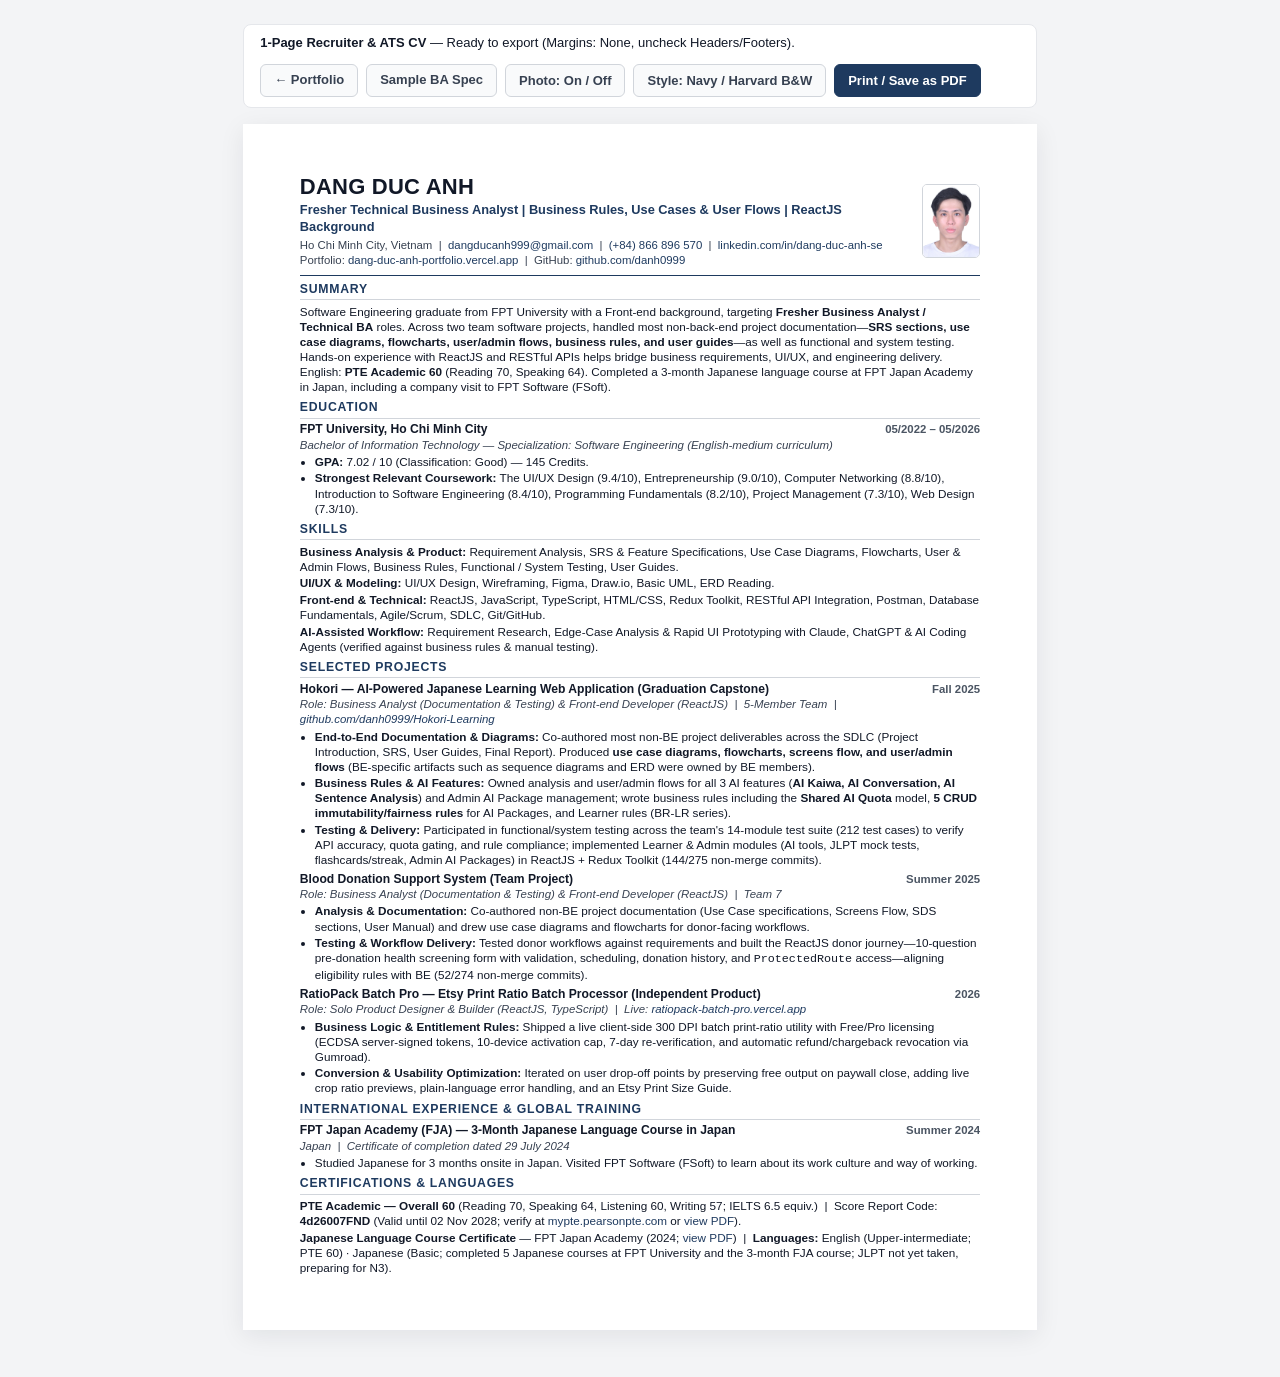
<file: cv.html>
<!DOCTYPE html>
<html lang="en">
<head>
  <meta charset="UTF-8" />
  <meta name="viewport" content="width=device-width, initial-scale=1.0" />
  <title>Dang Duc Anh — Technical Business Analyst (Fresher) CV</title>
  <style>
    /* ATS-Friendly Single-Column Resume Stylesheet (A4 1-Page Print Optimized) */
    @page {
      size: A4;
      margin: 7.5mm 10.5mm;
    }

    *, *::before, *::after {
      box-sizing: border-box;
    }

    body {
      margin: 0;
      padding: 24px 16px 48px;
      background: #f3f4f6;
      color: #111827;
      font-family: 'Segoe UI', Arial, Helvetica, sans-serif;
      font-size: 8.8pt;
      line-height: 1.29;
      -webkit-font-smoothing: antialiased;
    }

    /* Screen-only toolbar */
    .toolbar {
      max-width: 210mm;
      margin: 0 auto 16px;
      display: flex;
      flex-wrap: wrap;
      justify-content: space-between;
      align-items: center;
      gap: 12px;
      background: #ffffff;
      border: 1px solid #e5e7eb;
      border-radius: 8px;
      padding: 10px 16px;
      font-size: 13px;
    }

    .toolbar-actions {
      display: flex;
      flex-wrap: wrap;
      gap: 8px;
    }

    .toolbar a,
    .toolbar button {
      font-family: inherit;
      font-size: 13px;
      font-weight: 600;
      padding: 7px 13px;
      border-radius: 6px;
      text-decoration: none;
      cursor: pointer;
    }

    .btn-back,
    .btn-toggle {
      color: #374151;
      background: #f9fafb;
      border: 1px solid #d1d5db;
    }

    .btn-toggle:hover,
    .btn-back:hover {
      border-color: #1e3a5f;
      color: #1e3a5f;
    }

    .btn-print {
      color: #ffffff;
      background: #1e3a5f;
      border: 1px solid #1e3a5f;
    }

    .btn-print:hover {
      background: #152b47;
    }

    /* Resume Sheet */
    .cv-sheet {
      max-width: 210mm;
      min-height: 297mm;
      margin: 0 auto;
      background: #ffffff;
      padding: 13mm 15mm;
      box-shadow: 0 6px 24px rgba(17, 24, 39, 0.08);
    }

    .cv-header {
      display: flex;
      justify-content: space-between;
      align-items: center;
      gap: 14px;
      border-bottom: 1.5px solid #1e3a5f;
      padding-bottom: 6px;
      margin-bottom: 6px;
    }

    .cv-header-main {
      flex: 1;
      min-width: 0;
    }

    .cv-avatar {
      width: 58px;
      height: 74px;
      object-fit: cover;
      object-position: center 18%;
      border-radius: 5px;
      border: 1px solid #d1d5db;
      flex-shrink: 0;
    }

    body.hide-photo .cv-avatar {
      display: none;
    }

    .cv-name {
      margin: 0;
      font-size: 16.5pt;
      font-weight: 700;
      letter-spacing: 0.01em;
      color: #111827;
    }

    .cv-headline {
      margin: 1px 0 3px;
      font-size: 9.6pt;
      font-weight: 600;
      color: #1e3a5f;
    }

    .cv-contact {
      margin: 0;
      font-size: 8.55pt;
      color: #374151;
      line-height: 1.35;
    }

    .cv-contact a {
      color: #1e3a5f;
      text-decoration: none;
    }

    .cv-contact a:hover {
      text-decoration: underline;
    }

    section {
      margin-bottom: 6px;
    }

    h2 {
      font-size: 9.2pt;
      font-weight: 700;
      text-transform: uppercase;
      letter-spacing: 0.06em;
      color: #1e3a5f;
      border-bottom: 1px solid #d1d5db;
      padding-bottom: 1.5px;
      margin: 0 0 3.5px;
    }

    p {
      margin: 0 0 3px;
    }

    .entry {
      margin-bottom: 4.5px;
    }

    .entry:last-child {
      margin-bottom: 0;
    }

    .entry-top {
      display: flex;
      justify-content: space-between;
      align-items: baseline;
      gap: 12px;
    }

    .entry-title {
      font-weight: 700;
      color: #111827;
      font-size: 9.1pt;
    }

    .entry-date {
      font-size: 8.55pt;
      color: #4b5563;
      white-space: nowrap;
      font-weight: 600;
    }

    .entry-sub {
      font-size: 8.6pt;
      color: #374151;
      font-style: italic;
      margin-bottom: 1.5px;
    }

    .entry-sub a,
    .skills-list a {
      color: #1e3a5f;
      text-decoration: none;
    }

    ul {
      margin: 1.5px 0 0;
      padding-left: 15px;
    }

    li {
      margin-bottom: 1.2px;
    }

    .skills-list {
      list-style: none;
      padding-left: 0;
      margin: 0;
    }

    .skills-list li {
      margin-bottom: 1.5px;
    }

    body.bw-mode .cv-header {
      border-bottom-color: #111827;
    }
    body.bw-mode .cv-headline,
    body.bw-mode h2,
    body.bw-mode .cv-contact a,
    body.bw-mode .entry-sub a,
    body.bw-mode .skills-list a {
      color: #111827;
    }
    body.bw-mode h2 {
      border-bottom-color: #111827;
    }

    @media print {
      body {
        background: #ffffff;
        padding: 0;
      }
      .toolbar {
        display: none !important;
      }
      .cv-sheet {
        box-shadow: none;
        padding: 0;
        margin: 0;
        max-width: none;
        min-height: auto;
      }
    }
  </style>
</head>
<body>
  <div class="toolbar">
    <span><strong>1-Page Recruiter &amp; ATS CV</strong> &mdash; Ready to export (Margins: None, uncheck Headers/Footers).</span>
    <div class="toolbar-actions">
      <a href="index.html" class="btn-back">&larr; Portfolio</a>
      <a href="hokori-ba-spec.html" class="btn-back">Sample BA Spec</a>
      <button type="button" class="btn-toggle" onclick="document.body.classList.toggle('hide-photo')">Photo: On / Off</button>
      <button type="button" class="btn-toggle" onclick="document.body.classList.toggle('bw-mode')">Style: Navy / Harvard B&amp;W</button>
      <button type="button" class="btn-print" onclick="window.print()">Print / Save as PDF</button>
    </div>
  </div>

  <main class="cv-sheet">
    <!-- Header -->
    <header class="cv-header">
      <div class="cv-header-main">
        <h1 class="cv-name">DANG DUC ANH</h1>
        <p class="cv-headline">Fresher Technical Business Analyst | Business Rules, Use Cases &amp; User Flows | ReactJS Background</p>
        <p class="cv-contact">
          Ho Chi Minh City, Vietnam &nbsp;|&nbsp;
          <a href="mailto:dangducanh999@gmail.com">dangducanh999@gmail.com</a> &nbsp;|&nbsp;
          <a href="tel:+84866896570">(+84) 866 896 570</a> &nbsp;|&nbsp;
          <a href="https://www.linkedin.com/in/dang-duc-anh-se/">linkedin.com/in/dang-duc-anh-se</a><br />
          Portfolio: <a href="https://dang-duc-anh-portfolio.vercel.app">dang-duc-anh-portfolio.vercel.app</a> &nbsp;|&nbsp;
          GitHub: <a href="https://github.com/danh0999">github.com/danh0999</a>
        </p>
      </div>
      <img src="assets/avatar.jpg" alt="Dang Duc Anh portrait" class="cv-avatar" />
    </header>

    <!-- Professional Summary -->
    <section>
      <h2>Summary</h2>
      <p>
        Software Engineering graduate from FPT University with a Front-end background, targeting
        <strong>Fresher Business Analyst / Technical BA</strong> roles. Across two team software projects, handled most
        non-back-end project documentation&mdash;<strong>SRS sections, use case diagrams, flowcharts, user/admin flows,
        business rules, and user guides</strong>&mdash;as well as functional and system testing. Hands-on experience with
        ReactJS and RESTful APIs helps bridge business requirements, UI/UX, and engineering delivery. English:
        <strong>PTE Academic 60</strong> (Reading 70, Speaking 64). Completed a 3-month Japanese language course at FPT
        Japan Academy in Japan, including a company visit to FPT Software (FSoft).
      </p>
    </section>

    <!-- Education -->
    <section>
      <h2>Education</h2>
      <div class="entry">
        <div class="entry-top">
          <span class="entry-title">FPT University, Ho Chi Minh City</span>
          <span class="entry-date">05/2022 &ndash; 05/2026</span>
        </div>
        <div class="entry-sub">Bachelor of Information Technology &mdash; Specialization: Software Engineering (English-medium curriculum)</div>
        <ul>
          <li><strong>GPA:</strong> 7.02 / 10 (Classification: Good) &mdash; 145 Credits.</li>
          <li><strong>Strongest Relevant Coursework:</strong> The UI/UX Design (9.4/10), Entrepreneurship (9.0/10), Computer Networking (8.8/10), Introduction to Software Engineering (8.4/10), Programming Fundamentals (8.2/10), Project Management (7.3/10), Web Design (7.3/10).</li>
        </ul>
      </div>
    </section>

    <!-- Skills -->
    <section>
      <h2>Skills</h2>
      <ul class="skills-list">
        <li><strong>Business Analysis &amp; Product:</strong> Requirement Analysis, SRS &amp; Feature Specifications, Use Case Diagrams, Flowcharts, User &amp; Admin Flows, Business Rules, Functional / System Testing, User Guides.</li>
        <li><strong>UI/UX &amp; Modeling:</strong> UI/UX Design, Wireframing, Figma, Draw.io, Basic UML, ERD Reading.</li>
        <li><strong>Front-end &amp; Technical:</strong> ReactJS, JavaScript, TypeScript, HTML/CSS, Redux Toolkit, RESTful API Integration, Postman, Database Fundamentals, Agile/Scrum, SDLC, Git/GitHub.</li>
        <li><strong>AI-Assisted Workflow:</strong> Requirement Research, Edge-Case Analysis &amp; Rapid UI Prototyping with Claude, ChatGPT &amp; AI Coding Agents (verified against business rules &amp; manual testing).</li>
      </ul>
    </section>

    <!-- Selected Projects -->
    <section>
      <h2>Selected Projects</h2>

      <div class="entry">
        <div class="entry-top">
          <span class="entry-title">Hokori &mdash; AI-Powered Japanese Learning Web Application (Graduation Capstone)</span>
          <span class="entry-date">Fall 2025</span>
        </div>
        <div class="entry-sub">Role: Business Analyst (Documentation &amp; Testing) &amp; Front-end Developer (ReactJS) &nbsp;|&nbsp; 5-Member Team &nbsp;|&nbsp; <a href="https://github.com/danh0999/Hokori-Learning">github.com/danh0999/Hokori-Learning</a></div>
        <ul>
          <li><strong>End-to-End Documentation &amp; Diagrams:</strong> Co-authored most non-BE project deliverables across the SDLC (Project Introduction, SRS, User Guides, Final Report). Produced <strong>use case diagrams, flowcharts, screens flow, and user/admin flows</strong> (BE-specific artifacts such as sequence diagrams and ERD were owned by BE members).</li>
          <li><strong>Business Rules &amp; AI Features:</strong> Owned analysis and user/admin flows for all 3 AI features (<strong>AI Kaiwa, AI Conversation, AI Sentence Analysis</strong>) and Admin AI Package management; wrote business rules including the <strong>Shared AI Quota</strong> model, <strong>5 CRUD immutability/fairness rules</strong> for AI Packages, and Learner rules (BR-LR series).</li>
          <li><strong>Testing &amp; Delivery:</strong> Participated in functional/system testing across the team's 14-module test suite (212 test cases) to verify API accuracy, quota gating, and rule compliance; implemented Learner &amp; Admin modules (AI tools, JLPT mock tests, flashcards/streak, Admin AI Packages) in ReactJS + Redux Toolkit (144/275 non-merge commits).</li>
        </ul>
      </div>

      <div class="entry">
        <div class="entry-top">
          <span class="entry-title">Blood Donation Support System (Team Project)</span>
          <span class="entry-date">Summer 2025</span>
        </div>
        <div class="entry-sub">Role: Business Analyst (Documentation &amp; Testing) &amp; Front-end Developer (ReactJS) &nbsp;|&nbsp; Team 7</div>
        <ul>
          <li><strong>Analysis &amp; Documentation:</strong> Co-authored non-BE project documentation (Use Case specifications, Screens Flow, SDS sections, User Manual) and drew use case diagrams and flowcharts for donor-facing workflows.</li>
          <li><strong>Testing &amp; Workflow Delivery:</strong> Tested donor workflows against requirements and built the ReactJS donor journey&mdash;10-question pre-donation health screening form with validation, scheduling, donation history, and <code>ProtectedRoute</code> access&mdash;aligning eligibility rules with BE (52/274 non-merge commits).</li>
        </ul>
      </div>

      <div class="entry">
        <div class="entry-top">
          <span class="entry-title">RatioPack Batch Pro &mdash; Etsy Print Ratio Batch Processor (Independent Product)</span>
          <span class="entry-date">2026</span>
        </div>
        <div class="entry-sub">Role: Solo Product Designer &amp; Builder (ReactJS, TypeScript) &nbsp;|&nbsp; Live: <a href="https://ratiopack-batch-pro.vercel.app/">ratiopack-batch-pro.vercel.app</a></div>
        <ul>
          <li><strong>Business Logic &amp; Entitlement Rules:</strong> Shipped a live client-side 300 DPI batch print-ratio utility with Free/Pro licensing (ECDSA server-signed tokens, 10-device activation cap, 7-day re-verification, and automatic refund/chargeback revocation via Gumroad).</li>
          <li><strong>Conversion &amp; Usability Optimization:</strong> Iterated on user drop-off points by preserving free output on paywall close, adding live crop ratio previews, plain-language error handling, and an Etsy Print Size Guide.</li>
        </ul>
      </div>
    </section>

    <!-- International Experience -->
    <section>
      <h2>International Experience &amp; Global Training</h2>
      <div class="entry">
        <div class="entry-top">
          <span class="entry-title">FPT Japan Academy (FJA) &mdash; 3-Month Japanese Language Course in Japan</span>
          <span class="entry-date">Summer 2024</span>
        </div>
        <div class="entry-sub">Japan &nbsp;|&nbsp; Certificate of completion dated 29 July 2024</div>
        <ul>
          <li>Studied Japanese for 3 months onsite in Japan. Visited FPT Software (FSoft) to learn about its work culture and way of working.</li>
        </ul>
      </div>
    </section>

    <!-- Certifications & Languages -->
    <section>
      <h2>Certifications &amp; Languages</h2>
      <ul class="skills-list">
        <li><strong>PTE Academic &mdash; Overall 60</strong> (Reading 70, Speaking 64, Listening 60, Writing 57; IELTS 6.5 equiv.) &nbsp;|&nbsp; Score Report Code: <strong>4d26007FND</strong> (Valid until 02 Nov 2028; verify at <a href="https://mypte.pearsonpte.com">mypte.pearsonpte.com</a> or <a href="https://dang-duc-anh-portfolio.vercel.app/assets/pte-score-report.pdf">view PDF</a>).</li>
        <li><strong>Japanese Language Course Certificate</strong> &mdash; FPT Japan Academy (2024; <a href="https://dang-duc-anh-portfolio.vercel.app/assets/fja-certificate.pdf">view PDF</a>) &nbsp;|&nbsp; <strong>Languages:</strong> English (Upper-intermediate; PTE 60) &middot; Japanese (Basic; completed 5 Japanese courses at FPT University and the 3-month FJA course; JLPT not yet taken, preparing for N3).</li>
      </ul>
    </section>
  </main>
</body>
</html>
</file>
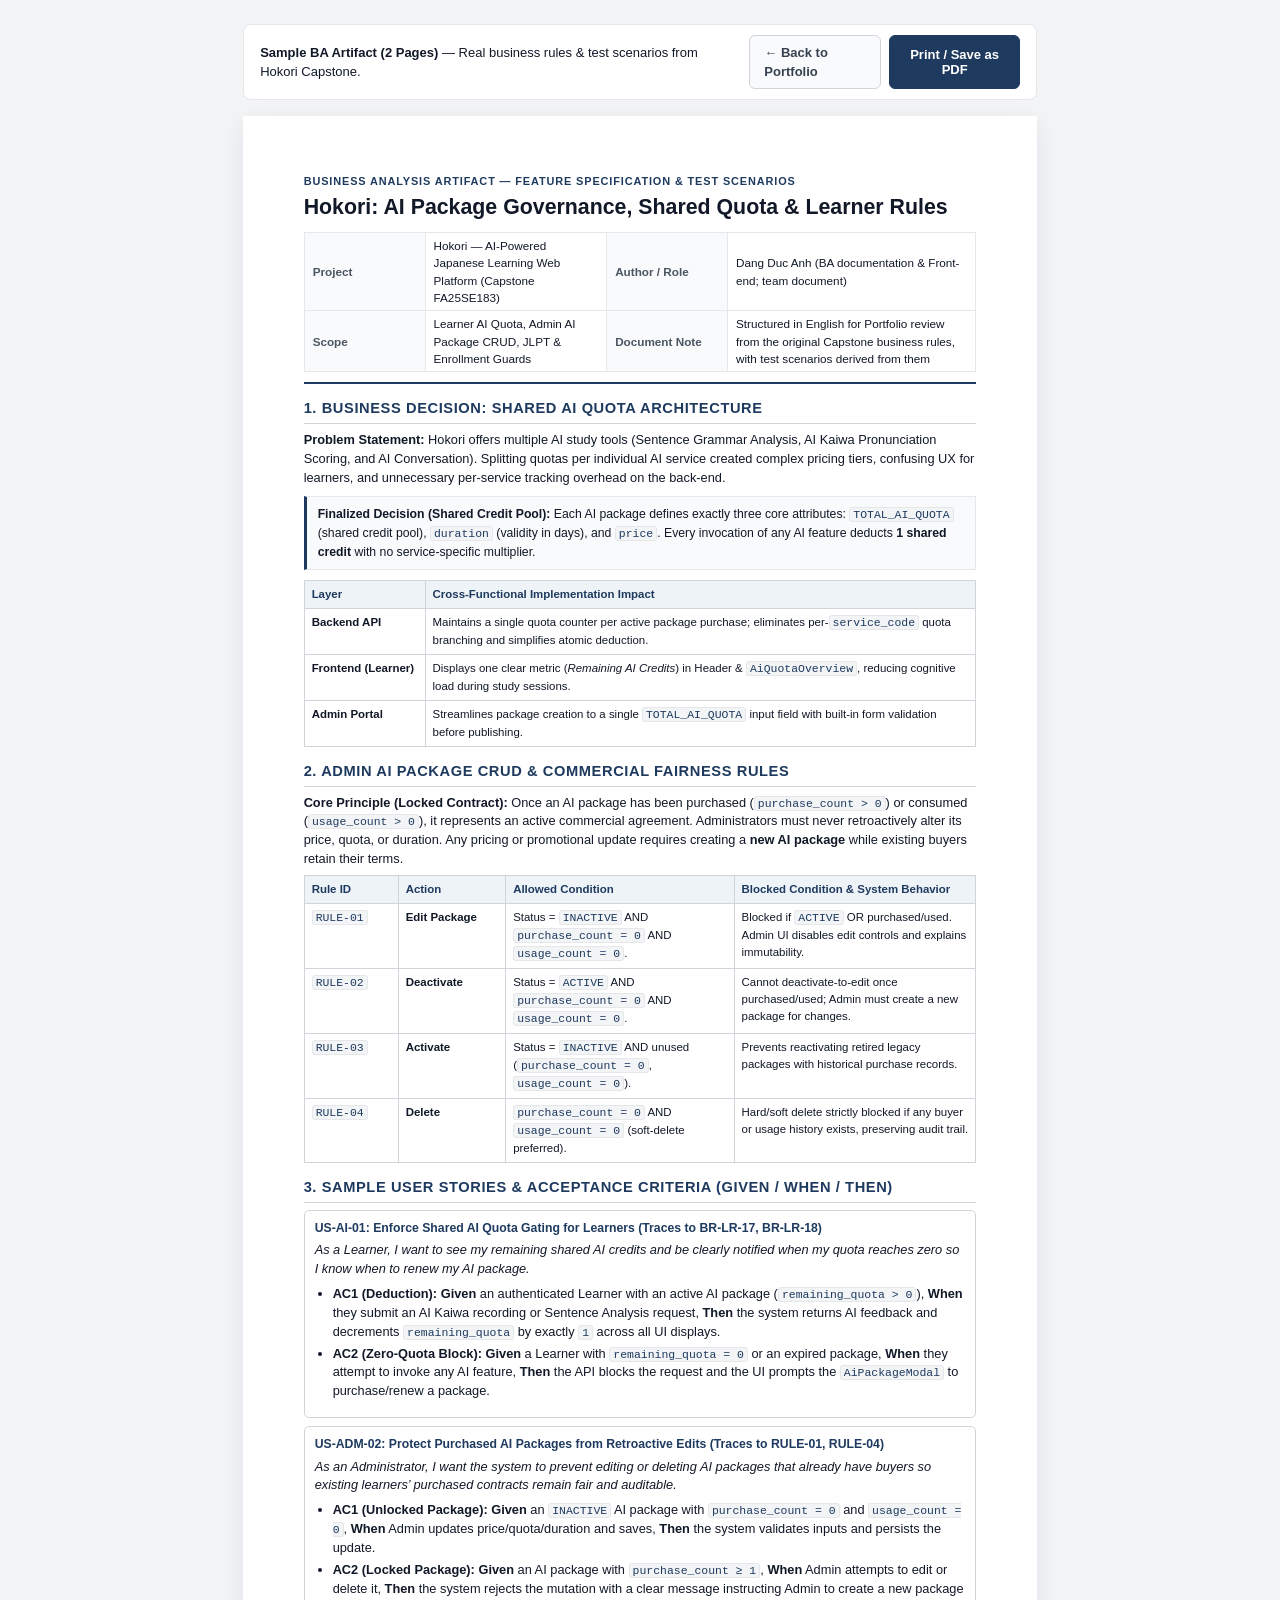
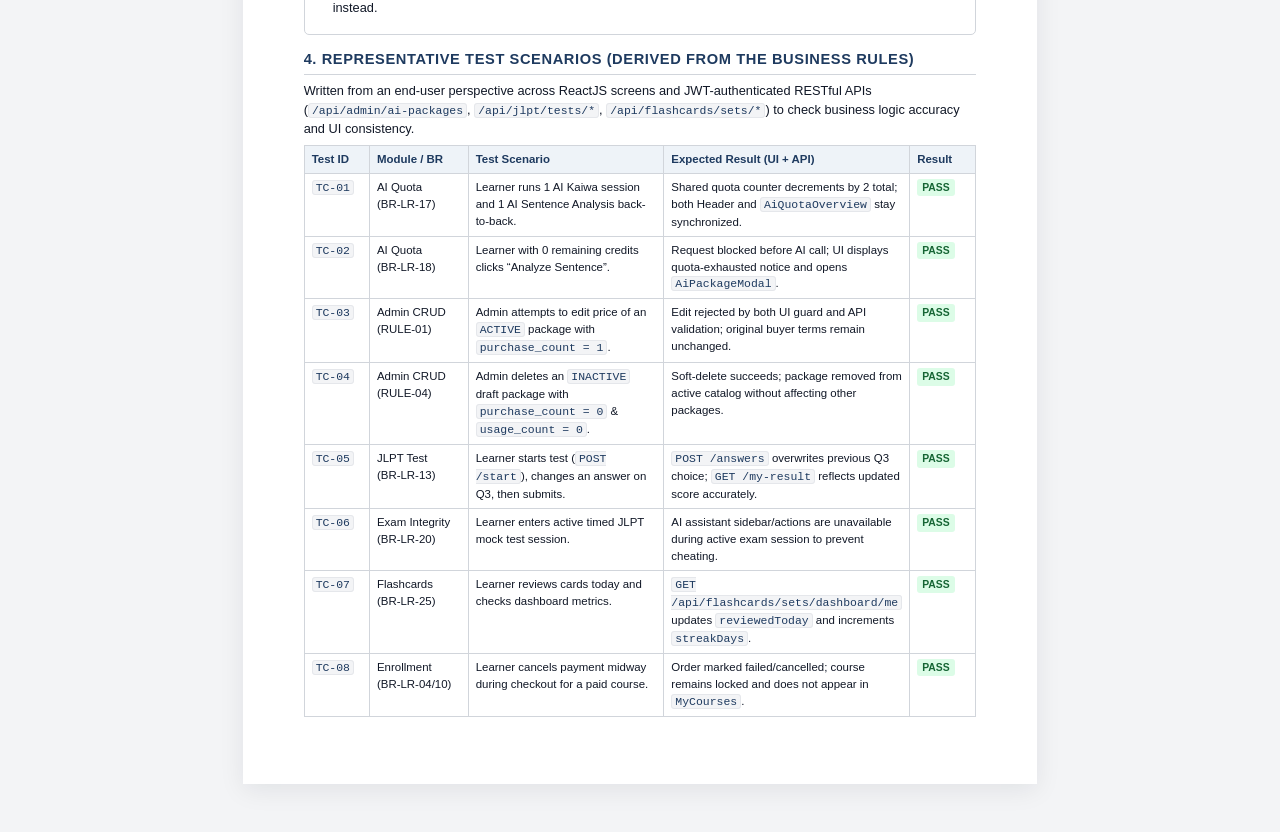
<file: hokori-ba-spec.html>
﻿<!DOCTYPE html>
<html lang="en">
<head>
  <meta charset="UTF-8" />
  <meta name="viewport" content="width=device-width, initial-scale=1.0" />
  <title>Hokori — Sample Business Analysis Specification &amp; Test Scenarios | Dang Duc Anh</title>
  <style>
    @page {
      size: A4;
      margin: 12mm 14mm;
    }

    *, *::before, *::after {
      box-sizing: border-box;
    }

    body {
      margin: 0;
      padding: 24px 16px 48px;
      background: #f3f4f6;
      color: #111827;
      font-family: 'Segoe UI', Arial, Helvetica, sans-serif;
      font-size: 9.6pt;
      line-height: 1.48;
      -webkit-font-smoothing: antialiased;
    }

    .toolbar {
      max-width: 210mm;
      margin: 0 auto 16px;
      display: flex;
      justify-content: space-between;
      align-items: center;
      gap: 12px;
      background: #ffffff;
      border: 1px solid #e5e7eb;
      border-radius: 8px;
      padding: 10px 16px;
      font-size: 13px;
    }

    .toolbar-actions {
      display: flex;
      gap: 8px;
    }

    .toolbar a,
    .toolbar button {
      font-family: inherit;
      font-size: 13px;
      font-weight: 600;
      padding: 7px 14px;
      border-radius: 6px;
      text-decoration: none;
      cursor: pointer;
    }

    .btn-back {
      color: #374151;
      background: #f9fafb;
      border: 1px solid #d1d5db;
    }

    .btn-print {
      color: #ffffff;
      background: #1e3a5f;
      border: 1px solid #1e3a5f;
    }

    .doc-sheet {
      max-width: 210mm;
      margin: 0 auto;
      background: #ffffff;
      padding: 15mm 16mm;
      box-shadow: 0 6px 24px rgba(17, 24, 39, 0.08);
    }

    .doc-header {
      border-bottom: 2px solid #1e3a5f;
      padding-bottom: 10px;
      margin-bottom: 14px;
    }

    .doc-kicker {
      font-size: 8.2pt;
      font-weight: 700;
      text-transform: uppercase;
      letter-spacing: 0.08em;
      color: #1e3a5f;
      margin: 0 0 3px;
    }

    .doc-title {
      margin: 0 0 6px;
      font-size: 16pt;
      font-weight: 700;
      color: #111827;
    }

    .meta-table {
      width: 100%;
      border-collapse: collapse;
      font-size: 8.8pt;
      margin-top: 8px;
    }

    .meta-table td {
      border: 1px solid #e5e7eb;
      padding: 4px 8px;
    }

    .meta-label {
      background: #f9fafb;
      font-weight: 600;
      color: #4b5563;
      width: 18%;
    }

    h2 {
      font-size: 11pt;
      font-weight: 700;
      color: #1e3a5f;
      border-bottom: 1px solid #d1d5db;
      padding-bottom: 3px;
      margin: 14px 0 7px;
      text-transform: uppercase;
      letter-spacing: 0.04em;
    }

    h3 {
      font-size: 9.8pt;
      font-weight: 700;
      color: #111827;
      margin: 9px 0 4px;
    }

    p {
      margin: 0 0 6px;
    }

    ul {
      margin: 3px 0 8px;
      padding-left: 18px;
    }

    li {
      margin-bottom: 3px;
    }

    code {
      font-family: Consolas, 'Courier New', monospace;
      font-size: 8.6pt;
      background: #f3f4f6;
      border: 1px solid #e5e7eb;
      padding: 0 3px;
      border-radius: 3px;
      color: #1e3a5f;
    }

    .callout {
      background: #f8fafc;
      border-left: 3px solid #1e3a5f;
      border-top: 1px solid #e5e7eb;
      border-right: 1px solid #e5e7eb;
      border-bottom: 1px solid #e5e7eb;
      padding: 8px 11px;
      margin: 8px 0 10px;
      font-size: 9.2pt;
    }

    table.spec {
      width: 100%;
      border-collapse: collapse;
      font-size: 8.6pt;
      margin: 6px 0 10px;
    }

    table.spec th,
    table.spec td {
      border: 1px solid #d1d5db;
      padding: 5px 7px;
      text-align: left;
      vertical-align: top;
    }

    table.spec th {
      background: #eef3f8;
      color: #1e3a5f;
      font-weight: 700;
    }

    .story-box {
      border: 1px solid #d1d5db;
      border-radius: 5px;
      padding: 8px 10px;
      margin-bottom: 8px;
      background: #ffffff;
    }

    .story-head {
      font-weight: 700;
      color: #1e3a5f;
      margin-bottom: 4px;
      font-size: 9.2pt;
    }

    .page-break {
      page-break-before: always;
    }

    .badge-pass {
      display: inline-block;
      font-size: 7.8pt;
      font-weight: 700;
      color: #166534;
      background: #dcfce7;
      padding: 1px 5px;
      border-radius: 3px;
    }

    @media print {
      body {
        background: #ffffff;
        padding: 0;
      }
      .toolbar {
        display: none !important;
      }
      .doc-sheet {
        box-shadow: none;
        padding: 0;
        max-width: none;
      }
    }
  </style>
</head>
<body>
  <div class="toolbar">
    <span><strong>Sample BA Artifact (2 Pages)</strong> &mdash; Real business rules &amp; test scenarios from Hokori Capstone.</span>
    <div class="toolbar-actions">
      <a href="index.html#hokori" class="btn-back">&larr; Back to Portfolio</a>
      <button type="button" class="btn-print" onclick="window.print()">Print / Save as PDF</button>
    </div>
  </div>

  <main class="doc-sheet">
    <!-- Document Header -->
    <header class="doc-header">
      <p class="doc-kicker">Business Analysis Artifact &mdash; Feature Specification &amp; Test Scenarios</p>
      <h1 class="doc-title">Hokori: AI Package Governance, Shared Quota &amp; Learner Rules</h1>
      <table class="meta-table">
        <tr>
          <td class="meta-label">Project</td>
          <td>Hokori &mdash; AI-Powered Japanese Learning Web Platform (Capstone FA25SE183)</td>
          <td class="meta-label">Author / Role</td>
          <td>Dang Duc Anh (BA documentation &amp; Front-end; team document)</td>
        </tr>
        <tr>
          <td class="meta-label">Scope</td>
          <td>Learner AI Quota, Admin AI Package CRUD, JLPT &amp; Enrollment Guards</td>
          <td class="meta-label">Document Note</td>
          <td>Structured in English for Portfolio review from the original Capstone business rules, with test scenarios derived from them</td>
        </tr>
      </table>
    </header>

    <!-- Section 1 -->
    <h2>1. Business Decision: Shared AI Quota Architecture</h2>
    <p>
      <strong>Problem Statement:</strong> Hokori offers multiple AI study tools (Sentence Grammar Analysis,
      AI Kaiwa Pronunciation Scoring, and AI Conversation). Splitting quotas per individual AI service created
      complex pricing tiers, confusing UX for learners, and unnecessary per-service tracking overhead on the back-end.
    </p>
    <div class="callout">
      <strong>Finalized Decision (Shared Credit Pool):</strong> Each AI package defines exactly three core attributes:
      <code>TOTAL_AI_QUOTA</code> (shared credit pool), <code>duration</code> (validity in days), and <code>price</code>.
      Every invocation of any AI feature deducts <strong>1 shared credit</strong> with no service-specific multiplier.
    </div>

    <table class="spec">
      <thead>
        <tr>
          <th style="width: 18%;">Layer</th>
          <th>Cross-Functional Implementation Impact</th>
        </tr>
      </thead>
      <tbody>
        <tr>
          <td><strong>Backend API</strong></td>
          <td>Maintains a single quota counter per active package purchase; eliminates per-<code>service_code</code> quota branching and simplifies atomic deduction.</td>
        </tr>
        <tr>
          <td><strong>Frontend (Learner)</strong></td>
          <td>Displays one clear metric (<em>Remaining AI Credits</em>) in Header &amp; <code>AiQuotaOverview</code>, reducing cognitive load during study sessions.</td>
        </tr>
        <tr>
          <td><strong>Admin Portal</strong></td>
          <td>Streamlines package creation to a single <code>TOTAL_AI_QUOTA</code> input field with built-in form validation before publishing.</td>
        </tr>
      </tbody>
    </table>

    <!-- Section 2 -->
    <h2>2. Admin AI Package CRUD &amp; Commercial Fairness Rules</h2>
    <p>
      <strong>Core Principle (Locked Contract):</strong> Once an AI package has been purchased
      (<code>purchase_count &gt; 0</code>) or consumed (<code>usage_count &gt; 0</code>), it represents an active
      commercial agreement. Administrators must never retroactively alter its price, quota, or duration. Any pricing
      or promotional update requires creating a <strong>new AI package</strong> while existing buyers retain their terms.
    </p>

    <table class="spec">
      <thead>
        <tr>
          <th style="width: 14%;">Rule ID</th>
          <th style="width: 16%;">Action</th>
          <th style="width: 34%;">Allowed Condition</th>
          <th style="width: 36%;">Blocked Condition &amp; System Behavior</th>
        </tr>
      </thead>
      <tbody>
        <tr>
          <td><code>RULE-01</code></td>
          <td><strong>Edit Package</strong></td>
          <td>Status = <code>INACTIVE</code> AND <code>purchase_count = 0</code> AND <code>usage_count = 0</code>.</td>
          <td>Blocked if <code>ACTIVE</code> OR purchased/used. Admin UI disables edit controls and explains immutability.</td>
        </tr>
        <tr>
          <td><code>RULE-02</code></td>
          <td><strong>Deactivate</strong></td>
          <td>Status = <code>ACTIVE</code> AND <code>purchase_count = 0</code> AND <code>usage_count = 0</code>.</td>
          <td>Cannot deactivate-to-edit once purchased/used; Admin must create a new package for changes.</td>
        </tr>
        <tr>
          <td><code>RULE-03</code></td>
          <td><strong>Activate</strong></td>
          <td>Status = <code>INACTIVE</code> AND unused (<code>purchase_count = 0</code>, <code>usage_count = 0</code>).</td>
          <td>Prevents reactivating retired legacy packages with historical purchase records.</td>
        </tr>
        <tr>
          <td><code>RULE-04</code></td>
          <td><strong>Delete</strong></td>
          <td><code>purchase_count = 0</code> AND <code>usage_count = 0</code> (soft-delete preferred).</td>
          <td>Hard/soft delete strictly blocked if any buyer or usage history exists, preserving audit trail.</td>
        </tr>
      </tbody>
    </table>

    <!-- Section 3 -->
    <div class="page-break"></div>
    <h2>3. Sample User Stories &amp; Acceptance Criteria (Given / When / Then)</h2>

    <div class="story-box">
      <div class="story-head">US-AI-01: Enforce Shared AI Quota Gating for Learners (Traces to BR-LR-17, BR-LR-18)</div>
      <p><em>As a Learner, I want to see my remaining shared AI credits and be clearly notified when my quota reaches zero so I know when to renew my AI package.</em></p>
      <ul>
        <li><strong>AC1 (Deduction):</strong> <strong>Given</strong> an authenticated Learner with an active AI package (<code>remaining_quota &gt; 0</code>), <strong>When</strong> they submit an AI Kaiwa recording or Sentence Analysis request, <strong>Then</strong> the system returns AI feedback and decrements <code>remaining_quota</code> by exactly <code>1</code> across all UI displays.</li>
        <li><strong>AC2 (Zero-Quota Block):</strong> <strong>Given</strong> a Learner with <code>remaining_quota = 0</code> or an expired package, <strong>When</strong> they attempt to invoke any AI feature, <strong>Then</strong> the API blocks the request and the UI prompts the <code>AiPackageModal</code> to purchase/renew a package.</li>
      </ul>
    </div>

    <div class="story-box">
      <div class="story-head">US-ADM-02: Protect Purchased AI Packages from Retroactive Edits (Traces to RULE-01, RULE-04)</div>
      <p><em>As an Administrator, I want the system to prevent editing or deleting AI packages that already have buyers so existing learners&rsquo; purchased contracts remain fair and auditable.</em></p>
      <ul>
        <li><strong>AC1 (Unlocked Package):</strong> <strong>Given</strong> an <code>INACTIVE</code> AI package with <code>purchase_count = 0</code> and <code>usage_count = 0</code>, <strong>When</strong> Admin updates price/quota/duration and saves, <strong>Then</strong> the system validates inputs and persists the update.</li>
        <li><strong>AC2 (Locked Package):</strong> <strong>Given</strong> an AI package with <code>purchase_count &ge; 1</code>, <strong>When</strong> Admin attempts to edit or delete it, <strong>Then</strong> the system rejects the mutation with a clear message instructing Admin to create a new package instead.</li>
      </ul>
    </div>

    <!-- Section 4 -->
    <h2>4. Representative Test Scenarios (Derived from the Business Rules)</h2>
    <p>
      Written from an end-user perspective across ReactJS screens and JWT-authenticated RESTful APIs
      (<code>/api/admin/ai-packages</code>, <code>/api/jlpt/tests/*</code>, <code>/api/flashcards/sets/*</code>)
      to check business logic accuracy and UI consistency.
    </p>

    <table class="spec">
      <thead>
        <tr>
          <th style="width: 10%;">Test ID</th>
          <th style="width: 15%;">Module / BR</th>
          <th style="width: 30%;">Test Scenario</th>
          <th style="width: 35%;">Expected Result (UI + API)</th>
          <th style="width: 10%;">Result</th>
        </tr>
      </thead>
      <tbody>
        <tr>
          <td><code>TC-01</code></td>
          <td>AI Quota<br/>(BR-LR-17)</td>
          <td>Learner runs 1 AI Kaiwa session and 1 AI Sentence Analysis back-to-back.</td>
          <td>Shared quota counter decrements by 2 total; both Header and <code>AiQuotaOverview</code> stay synchronized.</td>
          <td><span class="badge-pass">PASS</span></td>
        </tr>
        <tr>
          <td><code>TC-02</code></td>
          <td>AI Quota<br/>(BR-LR-18)</td>
          <td>Learner with 0 remaining credits clicks &ldquo;Analyze Sentence&rdquo;.</td>
          <td>Request blocked before AI call; UI displays quota-exhausted notice and opens <code>AiPackageModal</code>.</td>
          <td><span class="badge-pass">PASS</span></td>
        </tr>
        <tr>
          <td><code>TC-03</code></td>
          <td>Admin CRUD<br/>(RULE-01)</td>
          <td>Admin attempts to edit price of an <code>ACTIVE</code> package with <code>purchase_count = 1</code>.</td>
          <td>Edit rejected by both UI guard and API validation; original buyer terms remain unchanged.</td>
          <td><span class="badge-pass">PASS</span></td>
        </tr>
        <tr>
          <td><code>TC-04</code></td>
          <td>Admin CRUD<br/>(RULE-04)</td>
          <td>Admin deletes an <code>INACTIVE</code> draft package with <code>purchase_count = 0</code> &amp; <code>usage_count = 0</code>.</td>
          <td>Soft-delete succeeds; package removed from active catalog without affecting other packages.</td>
          <td><span class="badge-pass">PASS</span></td>
        </tr>
        <tr>
          <td><code>TC-05</code></td>
          <td>JLPT Test<br/>(BR-LR-13)</td>
          <td>Learner starts test (<code>POST /start</code>), changes an answer on Q3, then submits.</td>
          <td><code>POST /answers</code> overwrites previous Q3 choice; <code>GET /my-result</code> reflects updated score accurately.</td>
          <td><span class="badge-pass">PASS</span></td>
        </tr>
        <tr>
          <td><code>TC-06</code></td>
          <td>Exam Integrity<br/>(BR-LR-20)</td>
          <td>Learner enters active timed JLPT mock test session.</td>
          <td>AI assistant sidebar/actions are unavailable during active exam session to prevent cheating.</td>
          <td><span class="badge-pass">PASS</span></td>
        </tr>
        <tr>
          <td><code>TC-07</code></td>
          <td>Flashcards<br/>(BR-LR-25)</td>
          <td>Learner reviews cards today and checks dashboard metrics.</td>
          <td><code>GET /api/flashcards/sets/dashboard/me</code> updates <code>reviewedToday</code> and increments <code>streakDays</code>.</td>
          <td><span class="badge-pass">PASS</span></td>
        </tr>
        <tr>
          <td><code>TC-08</code></td>
          <td>Enrollment<br/>(BR-LR-04/10)</td>
          <td>Learner cancels payment midway during checkout for a paid course.</td>
          <td>Order marked failed/cancelled; course remains locked and does not appear in <code>MyCourses</code>.</td>
          <td><span class="badge-pass">PASS</span></td>
        </tr>
      </tbody>
    </table>
  </main>
</body>
</html>
</file>
